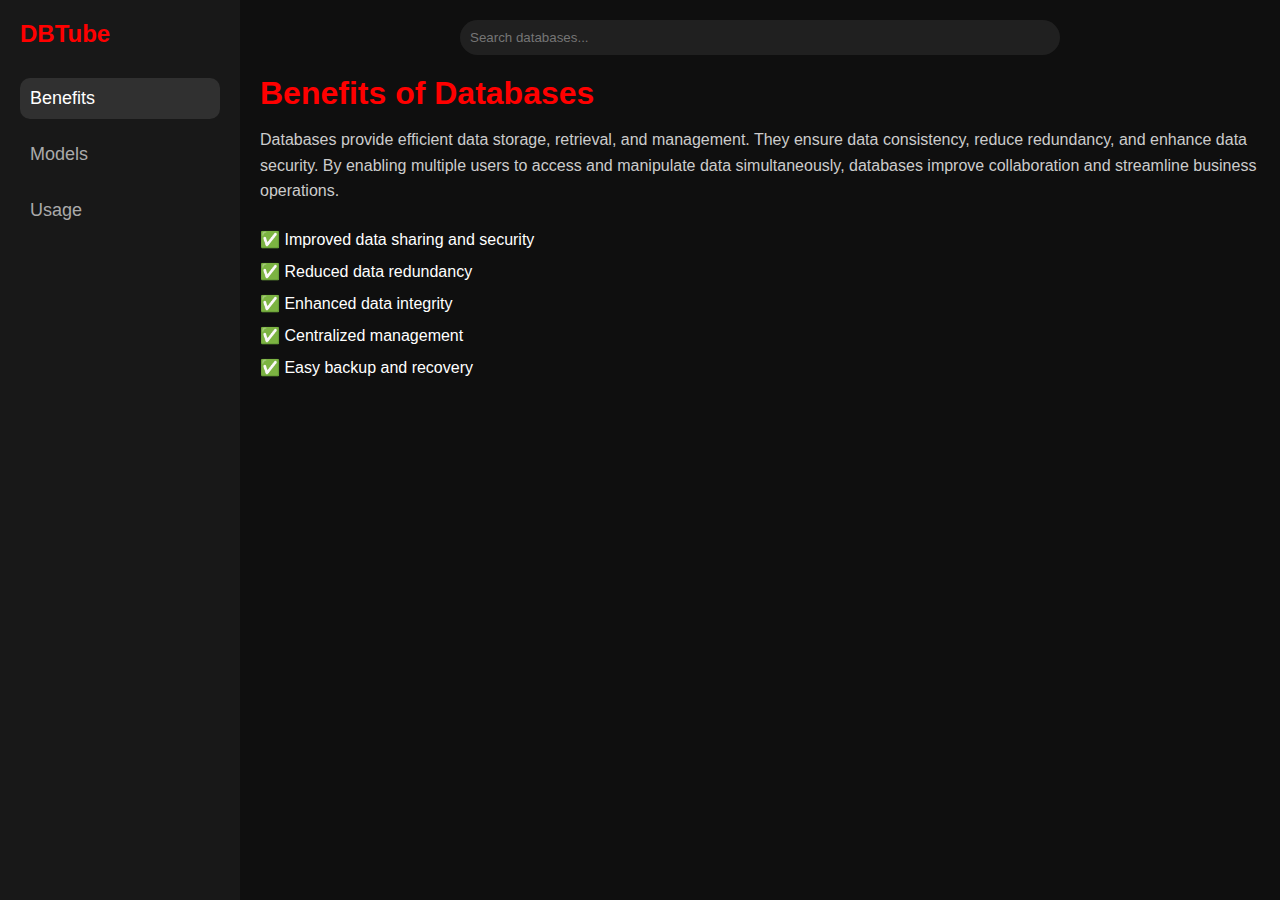
<file: index.html>
<!DOCTYPE html>
<html lang="en">
<head>
  <meta charset="UTF-8">
  <meta name="viewport" content="width=device-width, initial-scale=1.0">
  <title>Benefits of Database</title>
  <link rel="stylesheet" href="style.css">
</head>
<body>
  <div class="sidebar">
    <h2 class="logo">DBTube</h2>
    <ul>
      <li class="active"><a href="index.html">Benefits</a></li>
      <li><a href="models.html">Models</a></li>
      <li><a href="usage.html">Usage</a></li>
    </ul>
  </div>

  <div class="main-content">
    <header>
      <input type="text" placeholder="Search databases...">
    </header>

    <section class="content">
      <h1>Benefits of Databases</h1>
      <p>
        Databases provide efficient data storage, retrieval, and management. 
        They ensure data consistency, reduce redundancy, and enhance data security.
        By enabling multiple users to access and manipulate data simultaneously,
        databases improve collaboration and streamline business operations.
      </p>

      <ul class="benefits-list">
        <li>✅ Improved data sharing and security</li>
        <li>✅ Reduced data redundancy</li>
        <li>✅ Enhanced data integrity</li>
        <li>✅ Centralized management</li>
        <li>✅ Easy backup and recovery</li>
      </ul>
    </section>
  </div>

  <script src="script.js"></script>
</body>
</html>
</file>
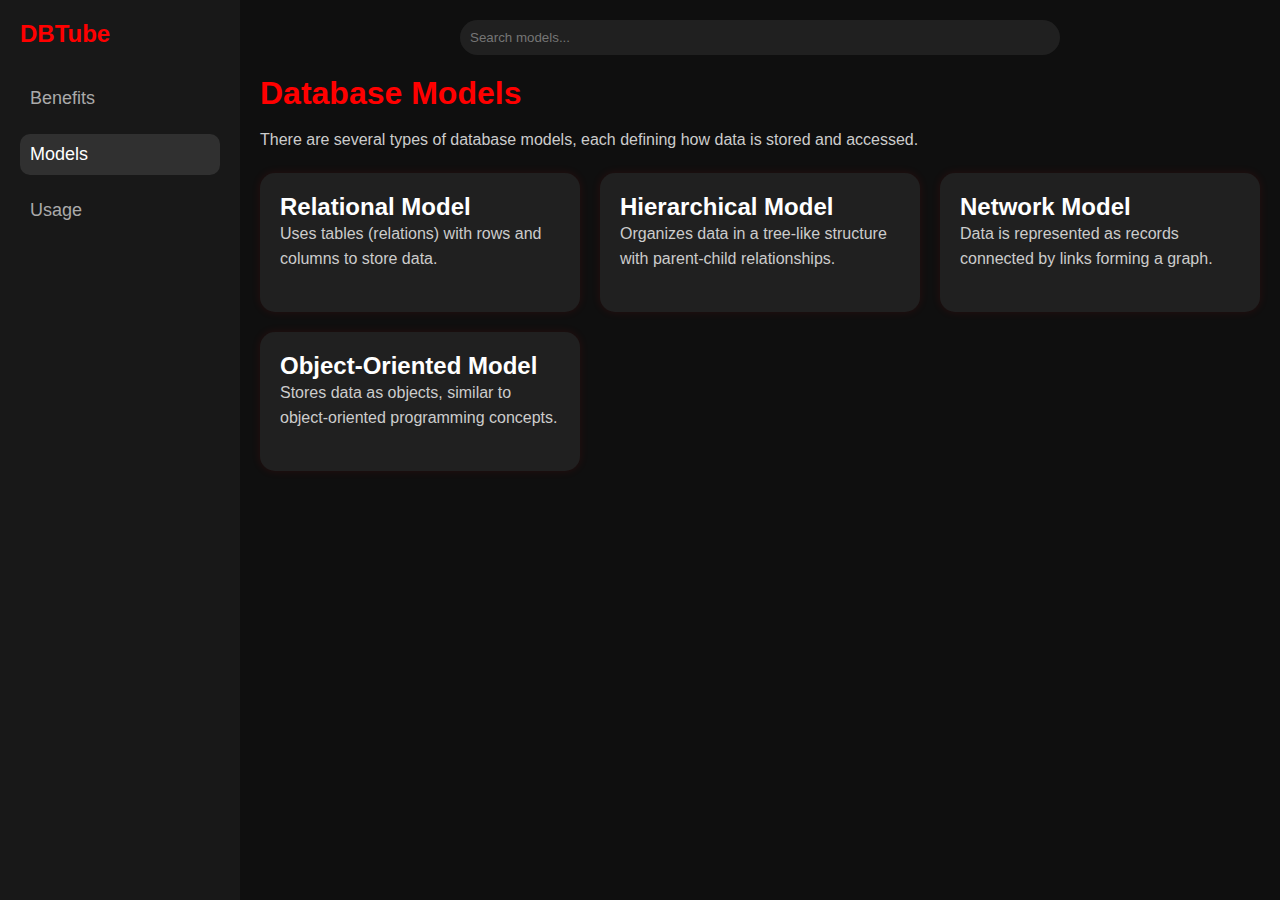
<file: models.html>
<!DOCTYPE html>
<html lang="en">
<head>
  <meta charset="UTF-8">
  <meta name="viewport" content="width=device-width, initial-scale=1.0">
  <title>Database Models</title>
  <link rel="stylesheet" href="style.css">
</head>
<body>
  <div class="sidebar">
    <h2 class="logo">DBTube</h2>
    <ul>
      <li><a href="index.html">Benefits</a></li>
      <li class="active"><a href="models.html">Models</a></li>
      <li><a href="usage.html">Usage</a></li>
    </ul>
  </div>

  <div class="main-content">
    <header>
      <input type="text" placeholder="Search models...">
    </header>

    <section class="content">
      <h1>Database Models</h1>
      <p>There are several types of database models, each defining how data is stored and accessed.</p>
      <div class="cards">
        <div class="card">
          <h2>Relational Model</h2>
          <p>Uses tables (relations) with rows and columns to store data.</p>
        </div>
        <div class="card">
          <h2>Hierarchical Model</h2>
          <p>Organizes data in a tree-like structure with parent-child relationships.</p>
        </div>
        <div class="card">
          <h2>Network Model</h2>
          <p>Data is represented as records connected by links forming a graph.</p>
        </div>
        <div class="card">
          <h2>Object-Oriented Model</h2>
          <p>Stores data as objects, similar to object-oriented programming concepts.</p>
        </div>
      </div>
    </section>
  </div>
  <script src="script.js"></script>
</body>
</html>
</file>
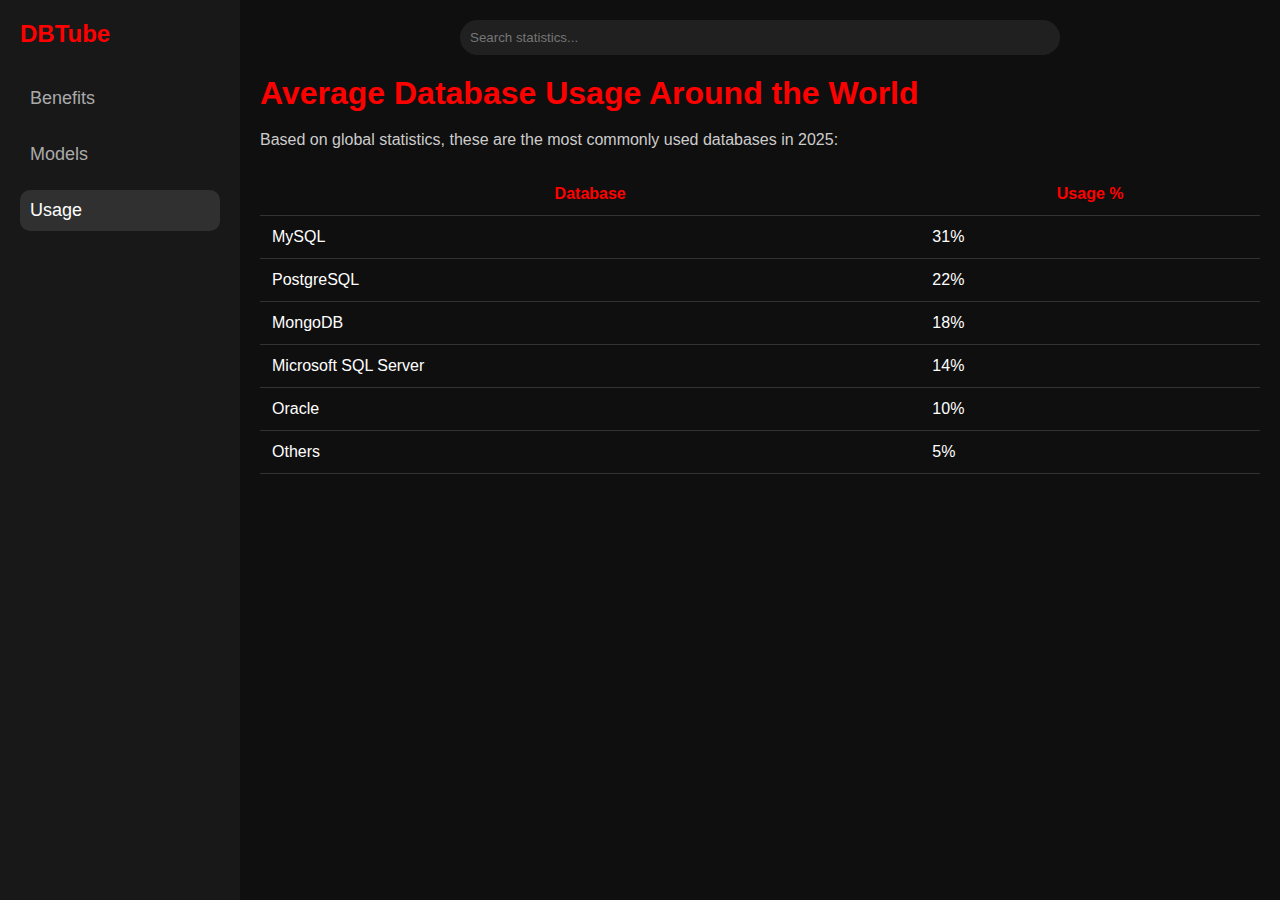
<file: usage.html>
<!DOCTYPE html>
<html lang="en">
<head>
  <meta charset="UTF-8">
  <meta name="viewport" content="width=device-width, initial-scale=1.0">
  <title>Database Usage</title>
  <link rel="stylesheet" href="style.css">
</head>
<body>
  <div class="sidebar">
    <h2 class="logo">DBTube</h2>
    <ul>
      <li><a href="index.html">Benefits</a></li>
      <li><a href="models.html">Models</a></li>
      <li class="active"><a href="usage.html">Usage</a></li>
    </ul>
  </div>

  <div class="main-content">
    <header>
      <input type="text" placeholder="Search statistics...">
    </header>

    <section class="content">
      <h1>Average Database Usage Around the World</h1>
      <p>Based on global statistics, these are the most commonly used databases in 2025:</p>
      <table class="usage-table">
        <tr><th>Database</th><th>Usage %</th></tr>
        <tr><td>MySQL</td><td>31%</td></tr>
        <tr><td>PostgreSQL</td><td>22%</td></tr>
        <tr><td>MongoDB</td><td>18%</td></tr>
        <tr><td>Microsoft SQL Server</td><td>14%</td></tr>
        <tr><td>Oracle</td><td>10%</td></tr>
        <tr><td>Others</td><td>5%</td></tr>
      </table>
    </section>
  </div>

  <script src="script.js"></script>
</body>
</html>
</file>
<file: style.css>
/* General Reset */
* {
  margin: 0;
  padding: 0;
  box-sizing: border-box;
  font-family: "Roboto", sans-serif;
}

body {
  display: flex;
  background-color: #0f0f0f;
  color: #fff;
}

/* Sidebar */
.sidebar {
  width: 240px;
  background-color: #181818;
  height: 100vh;
  padding: 20px;
  position: fixed;
}

.sidebar .logo {
  color: #ff0000;
  font-weight: 700;
  margin-bottom: 30px;
}

.sidebar ul {
  list-style: none;
}

.sidebar ul li {
  margin: 15px 0;
}

.sidebar ul li a {
  color: #aaa;
  text-decoration: none;
  font-size: 18px;
  display: block;
  padding: 10px;
  border-radius: 10px;
  transition: 0.3s;
}

.sidebar ul li.active a,
.sidebar ul li a:hover {
  background-color: #303030;
  color: #fff;
}

/* Main Content */
.main-content {
  margin-left: 240px;
  width: calc(100% - 240px);
  padding: 20px;
}

header {
  display: flex;
  justify-content: center;
  margin-bottom: 20px;
}

header input {
  width: 60%;
  padding: 10px;
  border-radius: 20px;
  border: none;
  background-color: #202020;
  color: white;
}

/* Content */
.content h1 {
  color: #ff0000;
  margin-bottom: 15px;
}

.content p {
  color: #ccc;
  line-height: 1.6;
  margin-bottom: 20px;
}

/* Benefits list */
.benefits-list {
  list-style: none;
  line-height: 2;
}

/* Cards for Models */
.cards {
  display: grid;
  grid-template-columns: repeat(auto-fit, minmax(250px, 1fr));
  gap: 20px;
}

.card {
  background: #202020;
  padding: 20px;
  border-radius: 15px;
  box-shadow: 0 0 10px rgba(255, 0, 0, 0.1);
  transition: transform 0.3s;
}

.card:hover {
  transform: translateY(-5px);
}

/* Usage table */
.usage-table {
  width: 100%;
  border-collapse: collapse;
}

.usage-table th,
.usage-table td {
  padding: 12px;
  border-bottom: 1px solid #333;
}

.usage-table th {
  color: #ff0000;
}
</file>
